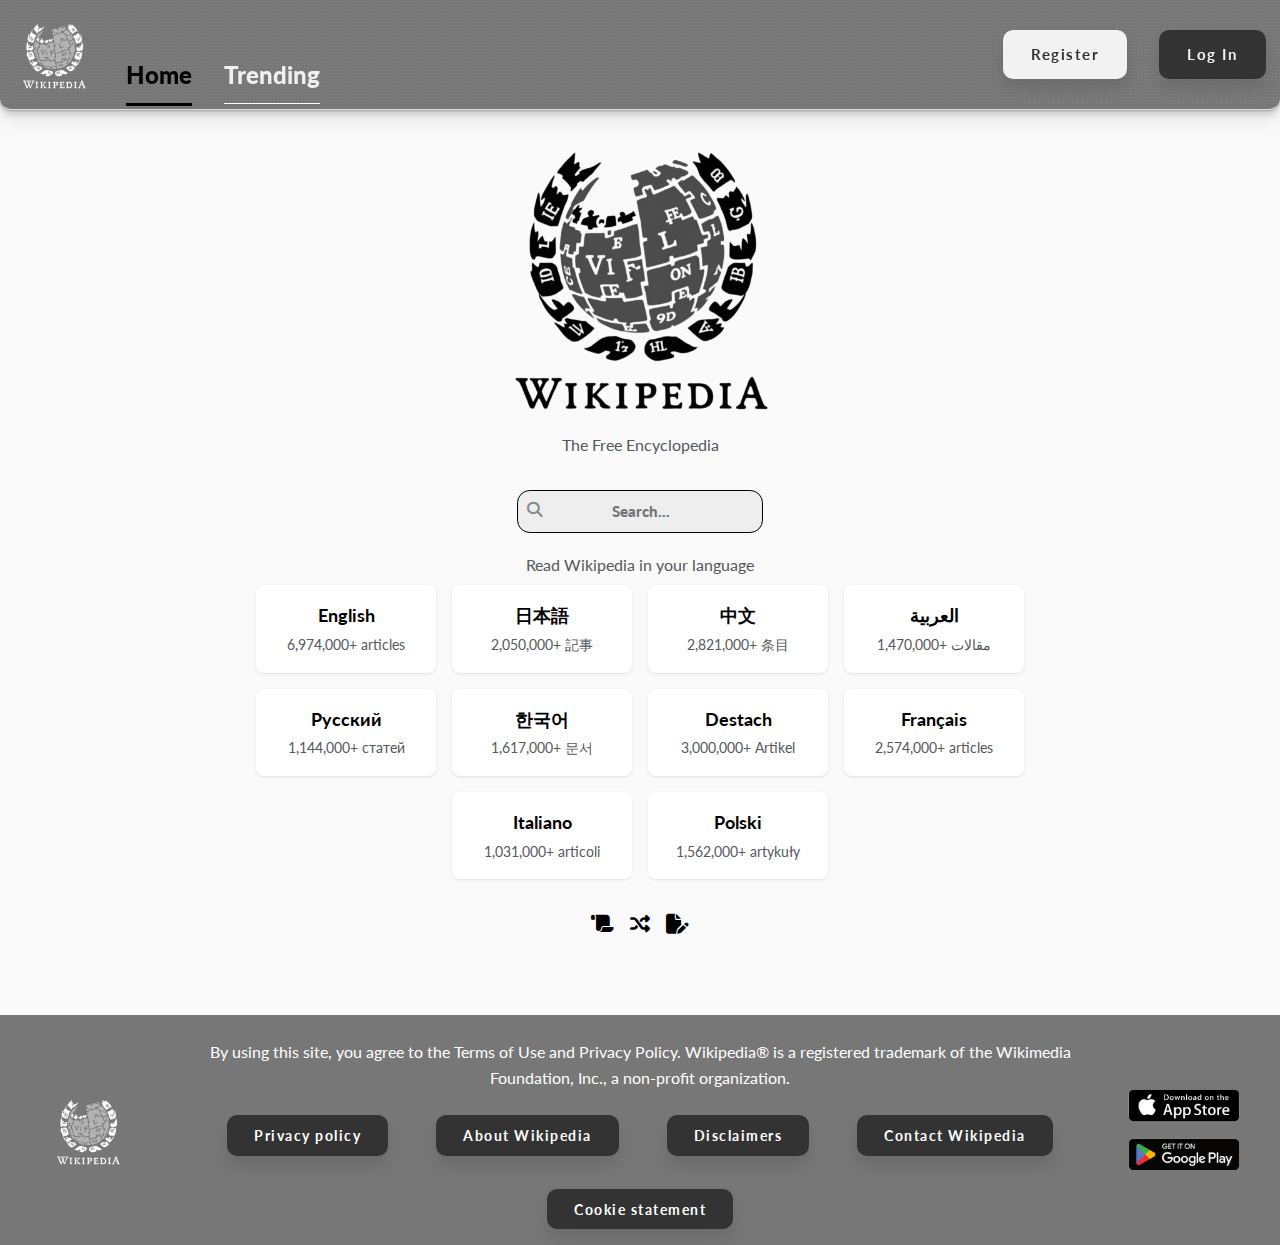
<file: index.html>
<!DOCTYPE html>
<html lang="en">
  <head>
    <meta charset="UTF-8" />
    <meta property="og:title" content="Wikipedia redesign" />
    <meta
      property="og:description"
      content="A Wikipedia-style page made by Azzam Alshaye and Abdulrahman Alnafisi."
    />
    <meta property="og:image" content="./assets/images/logo-transparent.png" />
    <meta
      property="og:url"
      content="https://azzamalshaye.github.io/W2-D5-Project/"
    />
    <title>Home | Wikipedia</title>
    <link rel="stylesheet" href="./assets/css/style.css" />
    <link
      rel="stylesheet"
      href="https://cdnjs.cloudflare.com/ajax/libs/font-awesome/6.4.0/css/all.min.css"
    />
    <link
      rel="shortcut icon"
      href="/assets/images/logo-transparent.png"
      type="image/x-icon"
    />
  </head>
  <body>
    <header class="navbar">
      <div class="left-section">
        <img
          class="nav-logo"
          src="./assets/images/logo-transparent.png"
          alt="Wikipedia-logo"
        />

        <div class="nav-links hero-nav">
          <li>
            <a href="index.html" class="btn-left">Home</a>
          </li>
          <li>
            <a href="trending.html" class="btn-left btn-selected">Trending</a>
          </li>
        </div>
      </div>

      <div class="nav-links right-section">
        <a href="./register.html" class="btn">Register</a>
        <a href="./login.html" class="btn btn-login">Log In</a>
      </div>
    </header>

    <main class="wrapper">
      <div class="container">
        <header class="mainPage-home">
          <img
            class="wiki-logo"
            src="./assets/images/logo-invert.png"
            alt="Wikipedia-logo"
          />
          <div class="tagline">The Free Encyclopedia</div>
          <div class="search-wrapper">
            <i class="fa-solid fa-magnifying-glass"></i>
            <input
              type="search"
              class="search-nav search-main"
              placeholder="Search..."
            />
          </div>
        </header>
        <dev class="dev-footer">
          <p class="read-lang">Read Wikipedia in your language</p>
          <div class="language-container">
            <div class="language-card">
              <div class="language-name">English</div>
              <div class="language-stats">6,974,000+ articles</div>
            </div>
            <div class="language-card">
              <div class="language-name">日本語</div>
              <div class="language-stats">2,050,000+ 記事</div>
            </div>
            <div class="language-card">
              <div class="language-name">中文</div>
              <div class="language-stats">2,821,000+ 条目</div>
            </div>
            <div class="language-card">
              <div class="language-name">العربية</div>
              <div class="language-stats">1,470,000+ مقالات</div>
            </div>
            <div class="language-card">
              <div class="language-name">Русский</div>
              <div class="language-stats">1,144,000+ статей</div>
            </div>
            <div class="language-card">
              <div class="language-name">한국어</div>
              <div class="language-stats">1,617,000+ 문서</div>
            </div>
            <div class="language-card">
              <div class="language-name">Destach</div>
              <div class="language-stats">3,000,000+ Artikel</div>
            </div>
            <div class="language-card">
              <div class="language-name">Français</div>
              <div class="language-stats">2,574,000+ articles</div>
            </div>
            <div class="language-card">
              <div class="language-name">Italiano</div>
              <div class="language-stats">1,031,000+ articoli</div>
            </div>
            <div class="language-card">
              <div class="language-name">Polski</div>
              <div class="language-stats">1,562,000+ artykuły</div>
            </div>
          </div>

          <div class="icon-buttons">
            <button class="icon-button" title="View History">
              <i title="View History" class="fa-solid fa-scroll"></i>
            </button>
            <button class="icon-button" title="Random article">
              <i class="fa-solid fa-shuffle"></i>
            </button>
            <button class="icon-button" title="Quick Edit">
              <i class="fa-solid fa-file-pen"></i>
            </button>
          </div>
        </dev>
      </div>
    </main>

    <footer class="box">
      <div class="left-side">
        <img
          class="footer-logo"
          src="./assets/images/logo-transparent.png"
          alt=""
        />
      </div>

      <div class="middle-side">
        <p class="footer-p">
          By using this site, you agree to the Terms of Use and Privacy Policy.
          Wikipedia® is a registered trademark of the Wikimedia Foundation,
          Inc., a non-profit organization.
        </p>

        <ul class="middle-side-list">
          <li class="footer-li">
            <a class="btn btn-login a-footer" href="">Privacy policy</a>
          </li>
          <li class="footer-li">
            <a class="btn btn-login a-footer" href="">About Wikipedia</a>
          </li>
          <li class="footer-li">
            <a class="btn btn-login a-footer" href="">Disclaimers</a>
          </li>
          <li class="footer-li">
            <a class="btn btn-login a-footer" href="">Contact Wikipedia</a>
          </li>
          <li class="footer-li">
            <a class="btn btn-login a-footer" href="">Cookie statement</a>
          </li>
        </ul>
      </div>

      <div class="right-side">
        <img class="footer-apps-img" src="./assets/images/apple.png" alt="" />
        <img
          class="footer-apps-img"
          src="./assets/images/playstore.png"
          alt=""
        />
      </div>
    </footer>
  </body>
</html>
</file>
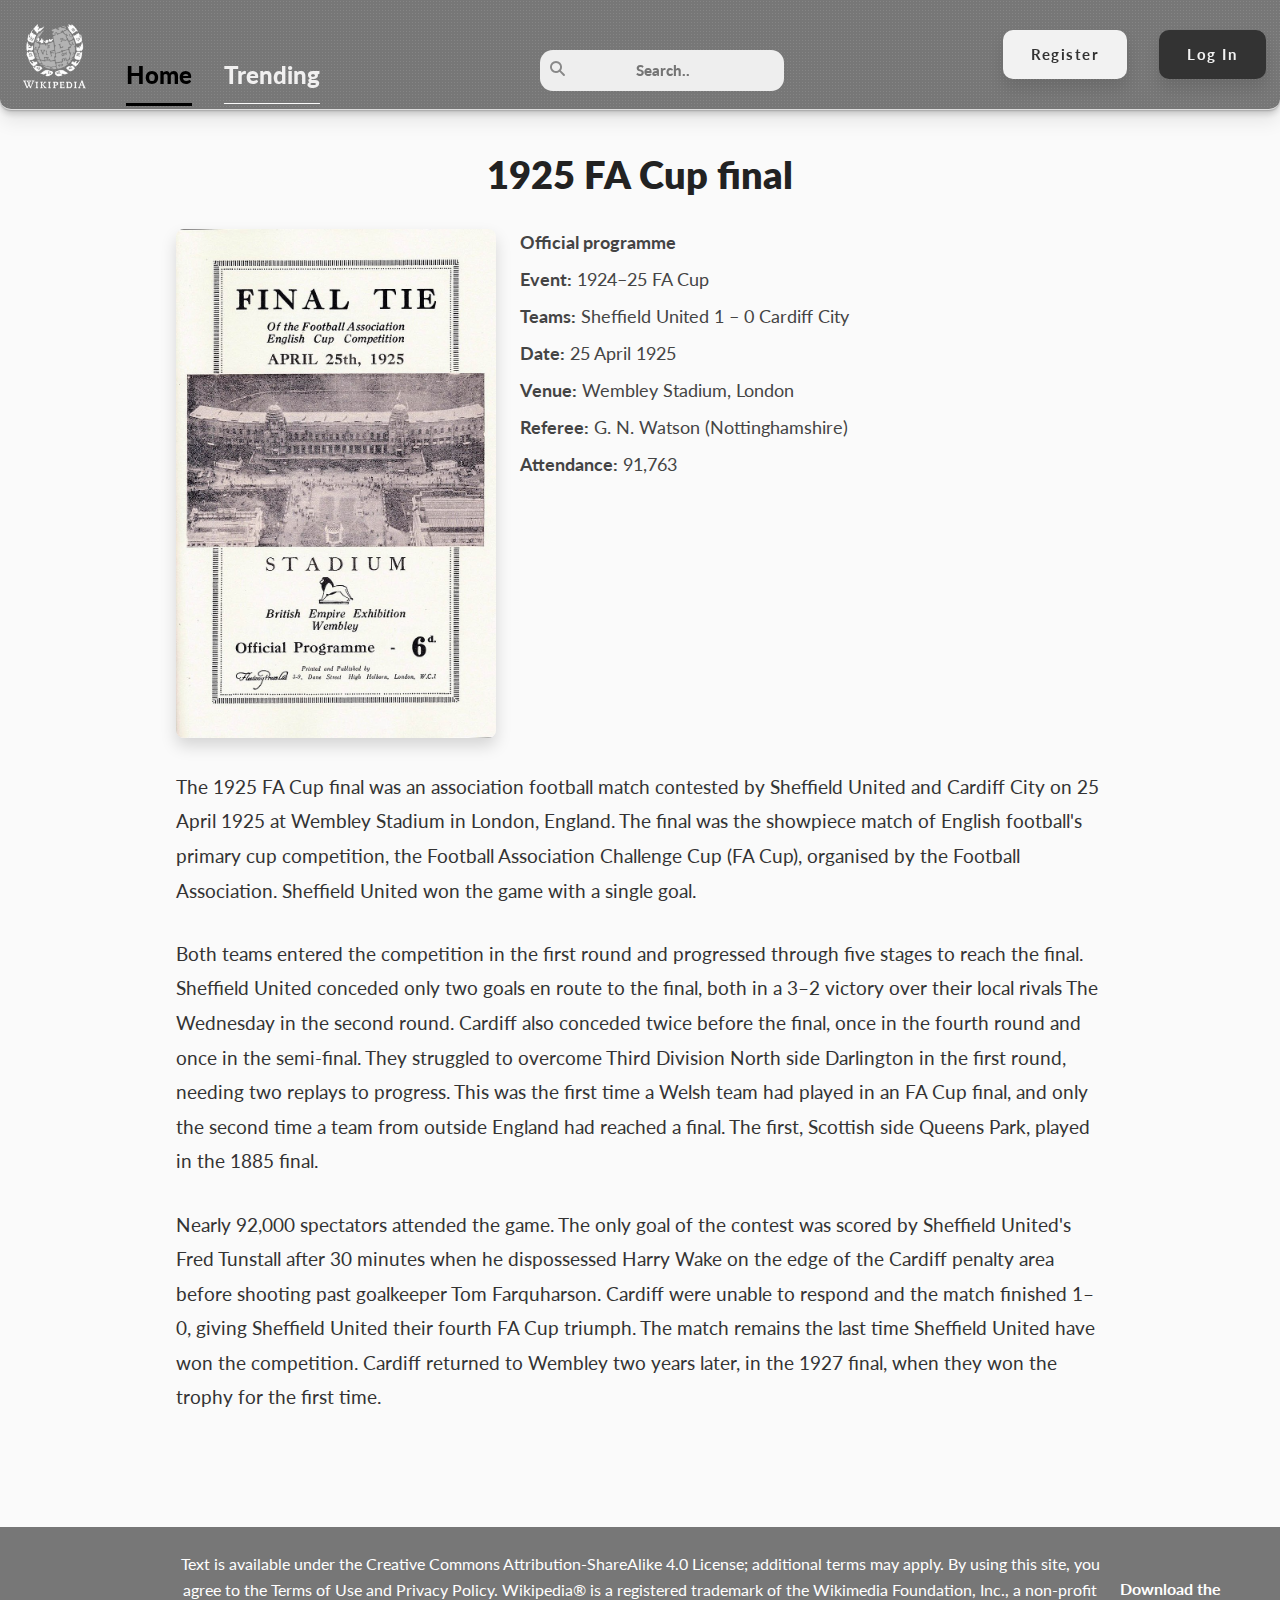
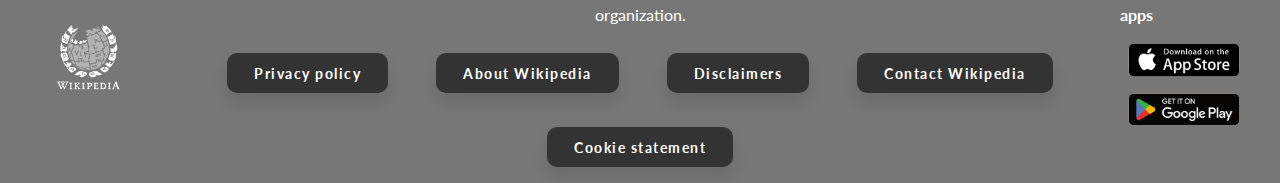
<file: article.html>
<!DOCTYPE html>
<html lang="en">
  <head>
    <meta charset="UTF-8" />
    <meta name="viewport" content="width=device-width, initial-scale=1.0" />
    <title>Home | wiki</title>
    <link rel="stylesheet" href="./assets/css/style.css" />
    <link
      rel="stylesheet"
      href="https://cdnjs.cloudflare.com/ajax/libs/font-awesome/6.4.0/css/all.min.css"
    />
    <link
      rel="shortcut icon"
      href="/assets/images/logo-transparent.png"
      type="image/x-icon"
    />
  </head>
  <body>
    <header class="navbar">
      <div class="left-section">
        <img
          class="nav-logo"
          src="./assets/images/logo-transparent.png"
          alt="Wikipedia-logo"
        />

        <div class="nav-links hero-nav">
          <li>
            <a href="index.html" class="btn-left">Home</a>
          </li>
          <li>
            <a href="trending.html" class="btn-left btn-selected">Trending</a>
          </li>
        </div>
      </div>
      <div class="search-wrapper">
        <i class="fa-solid fa-magnifying-glass"></i>
        <input type="search" class="search-nav" placeholder="Search.." />
      </div>

      <div class="nav-links right-section">
        <a href="" class="btn">Register</a>
        <a href="" class="btn btn-login">Log In</a>
      </div>
    </header>

    <main class="article-wrapper wrapper">
      <section class="article-header">
        <h1 class="article-title">1925 FA Cup final</h1>
        <div class="article-info">
          <img
            src="./assets/images/1925_fa_cup_final_programme.jpg"
            alt="1925 FA Cup Final Official Programme"
            class="article-image"
          />
          <ul class="match-details">
            <li><strong>Official programme</strong></li>
            <li><strong>Event:</strong> 1924–25 FA Cup</li>
            <li><strong>Teams:</strong> Sheffield United 1 – 0 Cardiff City</li>
            <li><strong>Date:</strong> 25 April 1925</li>
            <li><strong>Venue:</strong> Wembley Stadium, London</li>
            <li><strong>Referee:</strong> G. N. Watson (Nottinghamshire)</li>
            <li><strong>Attendance:</strong> 91,763</li>
          </ul>
        </div>
      </section>

      <section class="article-content">
        <p>
          The 1925 FA Cup final was an association football match contested by
          Sheffield United and Cardiff City on 25 April 1925 at Wembley Stadium
          in London, England. The final was the showpiece match of English
          football's primary cup competition, the Football Association Challenge
          Cup (FA Cup), organised by the Football Association. Sheffield United
          won the game with a single goal.
        </p>

        <p>
          Both teams entered the competition in the first round and progressed
          through five stages to reach the final. Sheffield United conceded only
          two goals en route to the final, both in a 3–2 victory over their
          local rivals The Wednesday in the second round. Cardiff also conceded
          twice before the final, once in the fourth round and once in the
          semi-final. They struggled to overcome Third Division North side
          Darlington in the first round, needing two replays to progress. This
          was the first time a Welsh team had played in an FA Cup final, and
          only the second time a team from outside England had reached a final.
          The first, Scottish side Queens Park, played in the 1885 final.
        </p>

        <p>
          Nearly 92,000 spectators attended the game. The only goal of the
          contest was scored by Sheffield United's Fred Tunstall after 30
          minutes when he dispossessed Harry Wake on the edge of the Cardiff
          penalty area before shooting past goalkeeper Tom Farquharson. Cardiff
          were unable to respond and the match finished 1–0, giving Sheffield
          United their fourth FA Cup triumph. The match remains the last time
          Sheffield United have won the competition. Cardiff returned to Wembley
          two years later, in the 1927 final, when they won the trophy for the
          first time.
        </p>
      </section>
    </main>

    <footer class="box">
      <div class="left-side">
        <img
          class="footer-logo"
          src="./assets/images/logo-transparent.png"
          alt=""
        />
      </div>

      <div class="middle-side">
        <p class="footer-p">
          Text is available under the Creative Commons Attribution-ShareAlike
          4.0 License; additional terms may apply. By using this site, you agree
          to the Terms of Use and Privacy Policy. Wikipedia® is a registered
          trademark of the Wikimedia Foundation, Inc., a non-profit
          organization.
        </p>

        <ul class="middle-side-list">
          <li class="footer-li">
            <a class="btn btn-login a-footer" href="">Privacy policy</a>
          </li>
          <li class="footer-li">
            <a class="btn btn-login a-footer" href="">About Wikipedia</a>
          </li>
          <li class="footer-li">
            <a class="btn btn-login a-footer" href="">Disclaimers</a>
          </li>
          <li class="footer-li">
            <a class="btn btn-login a-footer" href="">Contact Wikipedia</a>
          </li>
          <li class="footer-li">
            <a class="btn btn-login a-footer" href="">Cookie statement</a>
          </li>
        </ul>
      </div>

      <div class="right-side">
        <h4 class="apps-h">Download the apps</h4>

        <img class="footer-apps-img" src="./assets/images/apple.png" alt="" />
        <img
          class="footer-apps-img"
          src="./assets/images/playstore.png"
          alt=""
        />
      </div>
    </footer>
  </body>
</html>
</file>
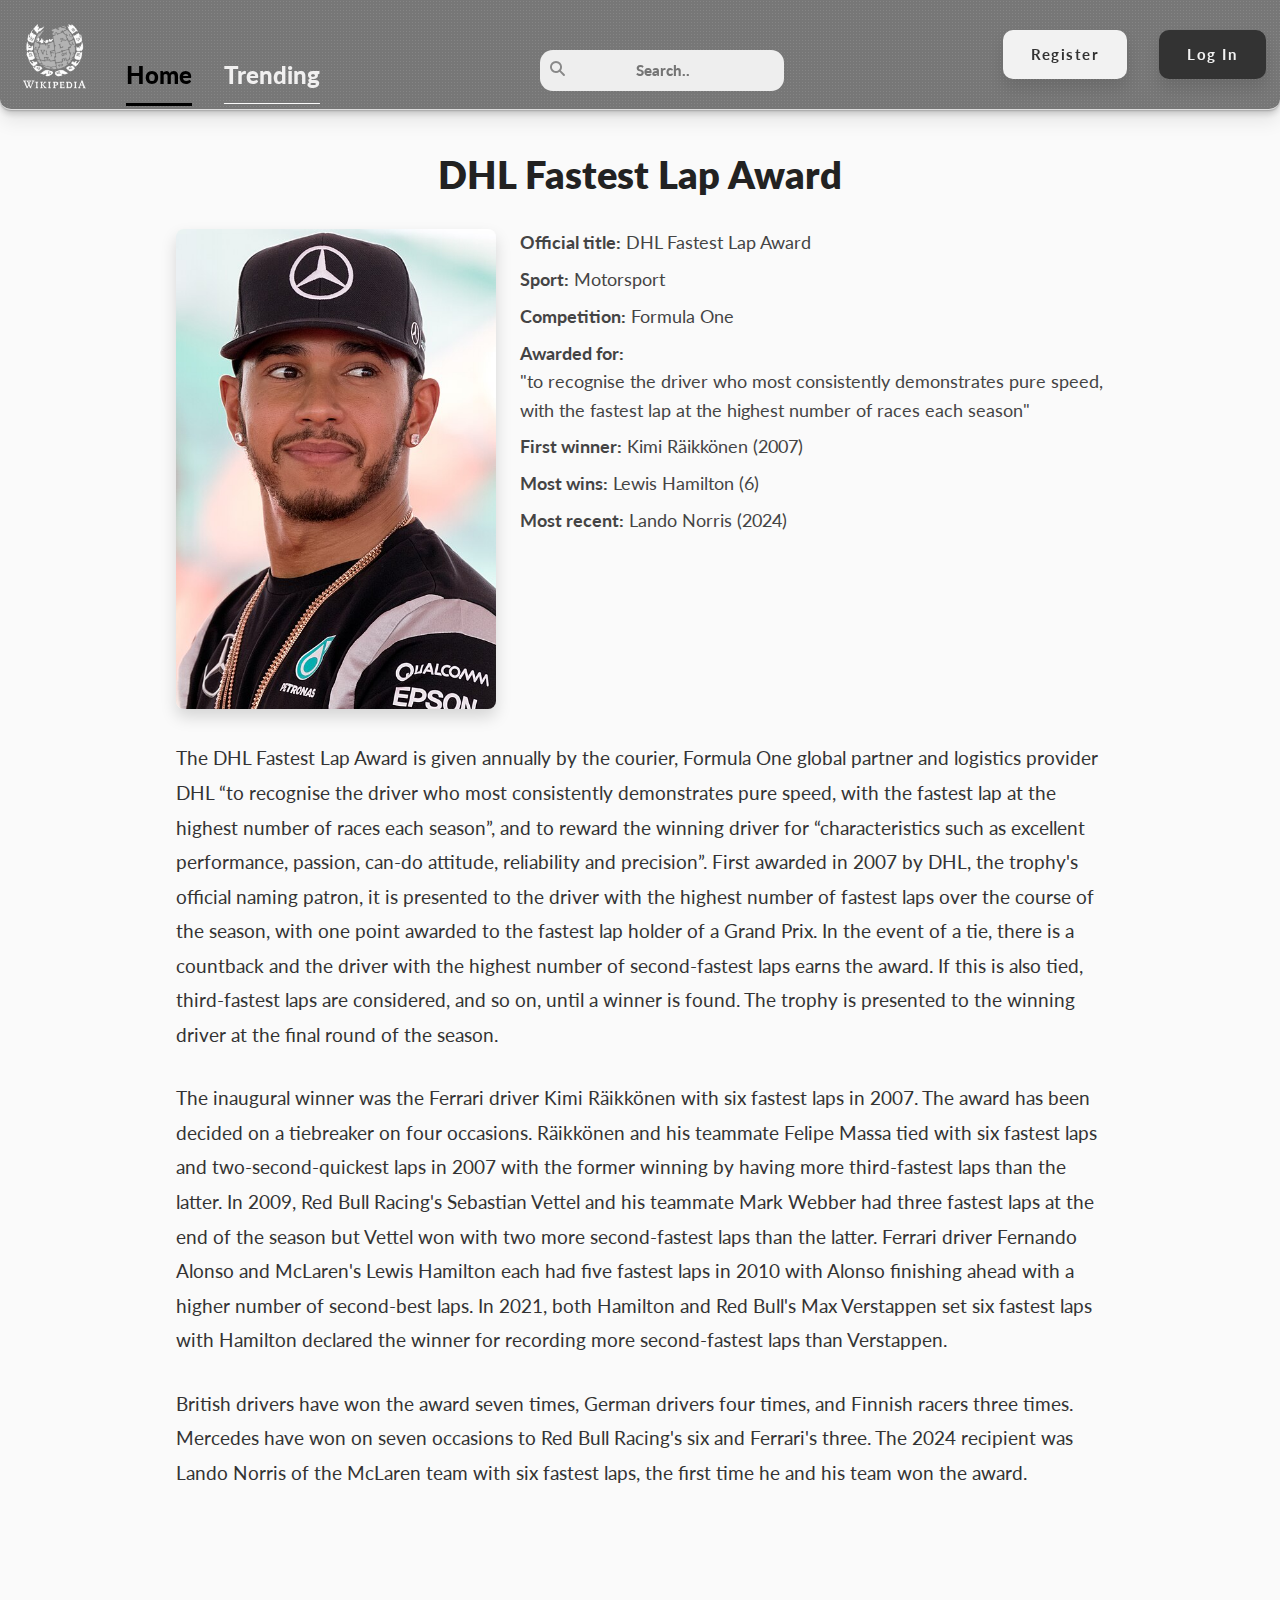
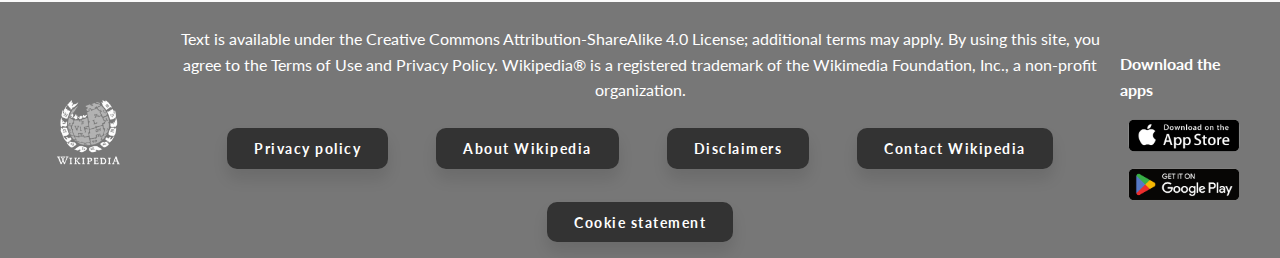
<file: article2.html>
<!DOCTYPE html>
<html lang="en">
  <head>
    <meta charset="UTF-8" />
    <meta name="viewport" content="width=device-width, initial-scale=1.0" />
    <title>Article details | Wikipedia</title>
    <link rel="stylesheet" href="./assets/css/style.css" />

    <link
      rel="stylesheet"
      href="https://cdnjs.cloudflare.com/ajax/libs/font-awesome/6.4.0/css/all.min.css"
    />
    <link
      rel="shortcut icon"
      href="/assets/images/logo-transparent.png"
      type="image/x-icon"
    />
  </head>
  <body>
    <header class="navbar">
      <div class="left-section">
        <img
          class="nav-logo"
          src="./assets/images/logo-transparent.png"
          alt="Wikipedia-logo"
        />

        <div class="nav-links hero-nav">
          <li>
            <a href="index.html" class="btn-left">Home</a>
          </li>
          <li>
            <a href="trending.html" class="btn-left btn-selected">Trending</a>
          </li>
        </div>
      </div>
      <div class="search-wrapper">
        <i class="fa-solid fa-magnifying-glass"></i>
        <input type="search" class="search-nav" placeholder="Search.." />
      </div>

      <div class="nav-links right-section">
        <a href="./register.html" class="btn">Register</a>
        <a href="./login.html" class="btn btn-login">Log In</a>
      </div>
    </header>

    <main class="article-wrapper wrapper">
      <section class="article-header">
        <h1 class="article-title">DHL Fastest Lap Award</h1>
        <div class="article-info">
          <img
            src="./assets/images/Lewis_Hamilton.jpg"
            alt="DHL Fastest Lap Award"
            class="article-image"
          />
          <ul class="match-details">
            <li><strong>Official title:</strong> DHL Fastest Lap Award</li>
            <li><strong>Sport:</strong> Motorsport</li>
            <li><strong>Competition:</strong> Formula One</li>
            <li>
              <strong>Awarded for:</strong><br />
              "to recognise the driver who most consistently demonstrates pure
              speed, with the fastest lap at the highest number of races each
              season"
            </li>
            <li><strong>First winner:</strong> Kimi Räikkönen (2007)</li>
            <li><strong>Most wins:</strong> Lewis Hamilton (6)</li>
            <li><strong>Most recent:</strong> Lando Norris (2024)</li>
          </ul>
        </div>
      </section>

      <section class="article-content">
        <p>
          The DHL Fastest Lap Award is given annually by the courier, Formula
          One global partner and logistics provider DHL “to recognise the driver
          who most consistently demonstrates pure speed, with the fastest lap at
          the highest number of races each season”, and to reward the winning
          driver for “characteristics such as excellent performance, passion,
          can-do attitude, reliability and precision”. First awarded in 2007 by
          DHL, the trophy's official naming patron, it is presented to the
          driver with the highest number of fastest laps over the course of the
          season, with one point awarded to the fastest lap holder of a Grand
          Prix. In the event of a tie, there is a countback and the driver with
          the highest number of second-fastest laps earns the award. If this is
          also tied, third-fastest laps are considered, and so on, until a
          winner is found. The trophy is presented to the winning driver at the
          final round of the season.
        </p>

        <p>
          The inaugural winner was the Ferrari driver Kimi Räikkönen with six
          fastest laps in 2007. The award has been decided on a tiebreaker on
          four occasions. Räikkönen and his teammate Felipe Massa tied with six
          fastest laps and two-second-quickest laps in 2007 with the former
          winning by having more third-fastest laps than the latter. In 2009,
          Red Bull Racing's Sebastian Vettel and his teammate Mark Webber had
          three fastest laps at the end of the season but Vettel won with two
          more second-fastest laps than the latter. Ferrari driver Fernando
          Alonso and McLaren's Lewis Hamilton each had five fastest laps in 2010
          with Alonso finishing ahead with a higher number of second-best laps.
          In 2021, both Hamilton and Red Bull's Max Verstappen set six fastest
          laps with Hamilton declared the winner for recording more
          second-fastest laps than Verstappen.
        </p>

        <p>
          British drivers have won the award seven times, German drivers four
          times, and Finnish racers three times. Mercedes have won on seven
          occasions to Red Bull Racing's six and Ferrari's three. The 2024
          recipient was Lando Norris of the McLaren team with six fastest laps,
          the first time he and his team won the award.
        </p>
      </section>
    </main>

    <footer class="box">
      <div class="left-side">
        <img
          class="footer-logo"
          src="./assets/images/logo-transparent.png"
          alt=""
        />
      </div>

      <div class="middle-side">
        <p class="footer-p">
          Text is available under the Creative Commons Attribution-ShareAlike
          4.0 License; additional terms may apply. By using this site, you agree
          to the Terms of Use and Privacy Policy. Wikipedia® is a registered
          trademark of the Wikimedia Foundation, Inc., a non-profit
          organization.
        </p>

        <ul class="middle-side-list">
          <li class="footer-li">
            <a class="btn btn-login a-footer" href="">Privacy policy</a>
          </li>
          <li class="footer-li">
            <a class="btn btn-login a-footer" href="">About Wikipedia</a>
          </li>
          <li class="footer-li">
            <a class="btn btn-login a-footer" href="">Disclaimers</a>
          </li>
          <li class="footer-li">
            <a class="btn btn-login a-footer" href="">Contact Wikipedia</a>
          </li>
          <li class="footer-li">
            <a class="btn btn-login a-footer" href="">Cookie statement</a>
          </li>
        </ul>
      </div>

      <div class="right-side">
        <h4 class="apps-h">Download the apps</h4>

        <img class="footer-apps-img" src="./assets/images/apple.png" alt="" />
        <img
          class="footer-apps-img"
          src="./assets/images/playstore.png"
          alt=""
        />
      </div>
    </footer>
  </body>
</html>
</file>
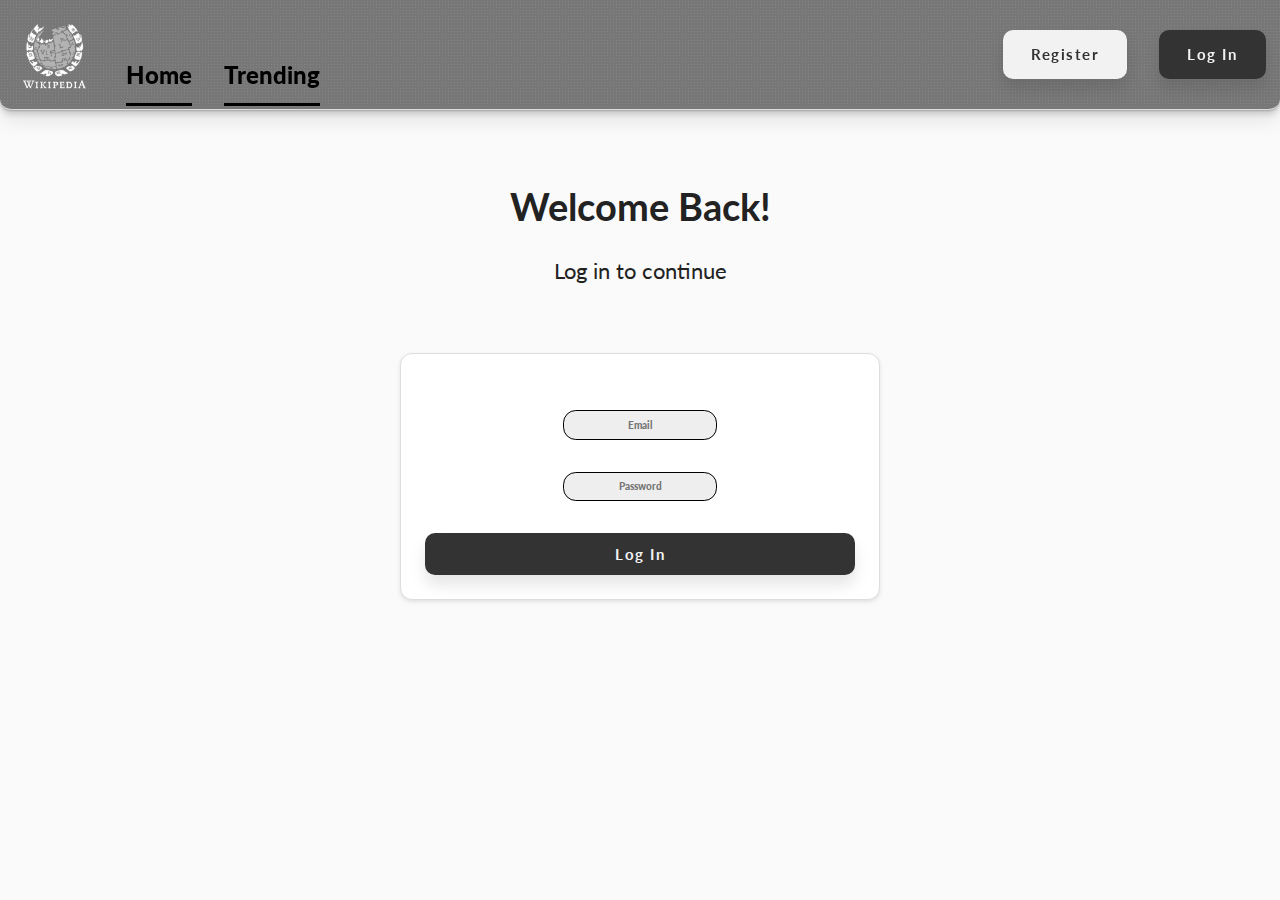
<file: login.html>
<!DOCTYPE html>
<html lang="en">
  <head>
    <meta charset="UTF-8" />
    <meta name="viewport" content="width=device-width, initial-scale=1.0" />
    <link rel="stylesheet" href="./assets/css/style.css" />
    <link
      rel="shortcut icon"
      href="/assets/images/logo-transparent.png"
      type="image/x-icon"
    />
    <title>Log-In | Wikipedia</title>
  </head>
  <body>
    <header class="navbar">
      <div class="left-section">
        <img
          class="nav-logo"
          src="./assets/images/logo-transparent.png"
          alt="Wikipedia-logo"
        />

        <div class="nav-links hero-nav">
          <li>
            <a href="index.html" class="btn-left">Home</a>
          </li>
          <li>
            <a href="trending.html" class="btn-left">Trending</a>
          </li>
        </div>
      </div>

      <div class="nav-links right-section">
        <a href="./register.html" class="btn">Register</a>
        <a href="./login.html" class="btn btn-login">Log In</a>
      </div>
    </header>

    <div class="register-wrapper">
      <div class="register-main">
        <h2>Welcome Back!</h2>
        <p>Log in to continue</p>
      </div>

      <form
        class="register-card wiki-card-login"
        action="success.html#login"
        method="get"
        style="width: 100%; max-width: 30rem"
      >
        <input
          type="email"
          name="email"
          placeholder="Email"
          class="login-field"
        />
        <input
          type="password"
          name="password"
          placeholder="Password"
          class="login-field"
          style="margin-bottom: 2rem"
        />
        <button type="submit" class="btn btn-login full">Log In</button>
      </form>
    </div>
  </body>
</html>
</file>
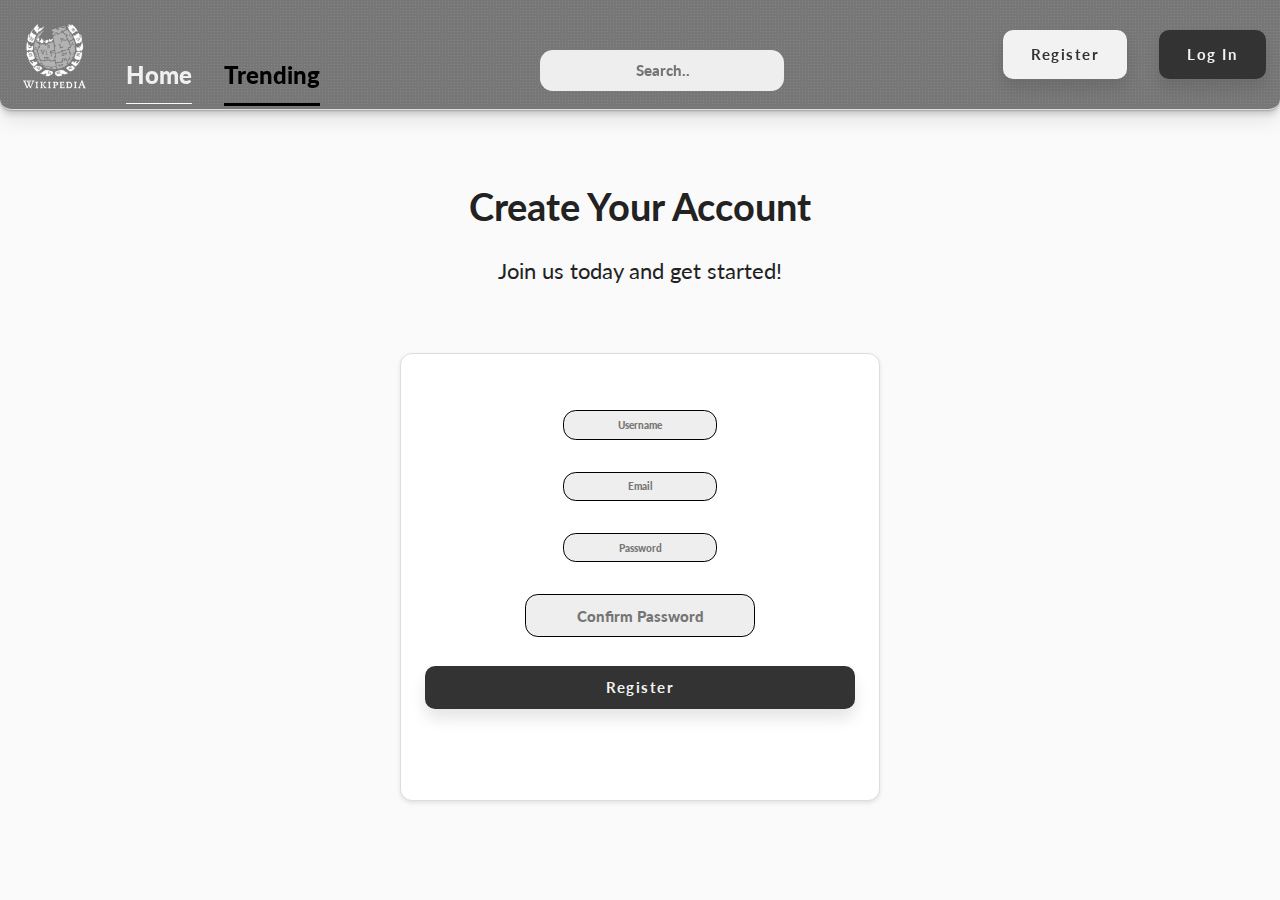
<file: register.html>
<!DOCTYPE html>
<html lang="en">
  <head>
    <meta charset="UTF-8" />
    <meta name="viewport" content="width=device-width, initial-scale=1.0" />
    <title>Register</title>
    <link rel="stylesheet" href="./assets/css/style.css" />
  </head>
  <body>
    <header class="navbar">
      <div class="left-section">
        <img
          class="nav-logo"
          src="./assets/images/logo-transparent.png"
          alt="Wikipedia-logo"
        />

        <div class="nav-links hero-nav">
          <li>
            <a href="index.html" class="btn-left btn-selected">Home</a>
          </li>
          <li>
            <a href="trending.html" class="btn-left">Trending</a>
          </li>
        </div>
      </div>
      <div class="search-wrapper">
        <i class="fa-solid fa-magnifying-glass"></i>
        <input type="search" class="search-nav" placeholder="Search.." />
      </div>

      <div class="nav-links right-section">
        <a href="./register.html" class="btn">Register</a>
        <a href="./login.html" class="btn btn-login">Log In</a>
      </div>
    </header>

    <div class="register-wrapper">
      <div class="register-main">
        <h2>Create Your Account</h2>
        <p>Join us today and get started!</p>
      </div>

      <form
        class="register-card wiki-card"
        action="#"
        method="post"
        style="width: 100%; max-width: 30rem"
      >
        <input
          type="text"
          name="username"
          placeholder="Username"
          class="login-field"
        />
        <input
          type="email"
          name="email"
          placeholder="Email"
          class="login-field"
        />
        <input
          type="password"
          name="password"
          placeholder="Password"
          class="login-field"
        />
        <input
          type="password"
          name="confirm_password"
          placeholder="Confirm Password"
          class="search-nav search-main"
          style="margin-bottom: 1.8rem"
        />
        <button type="submit" class="btn btn-login full">Register</button>
      </form>
    </div>
  </body>
</html>
</file>
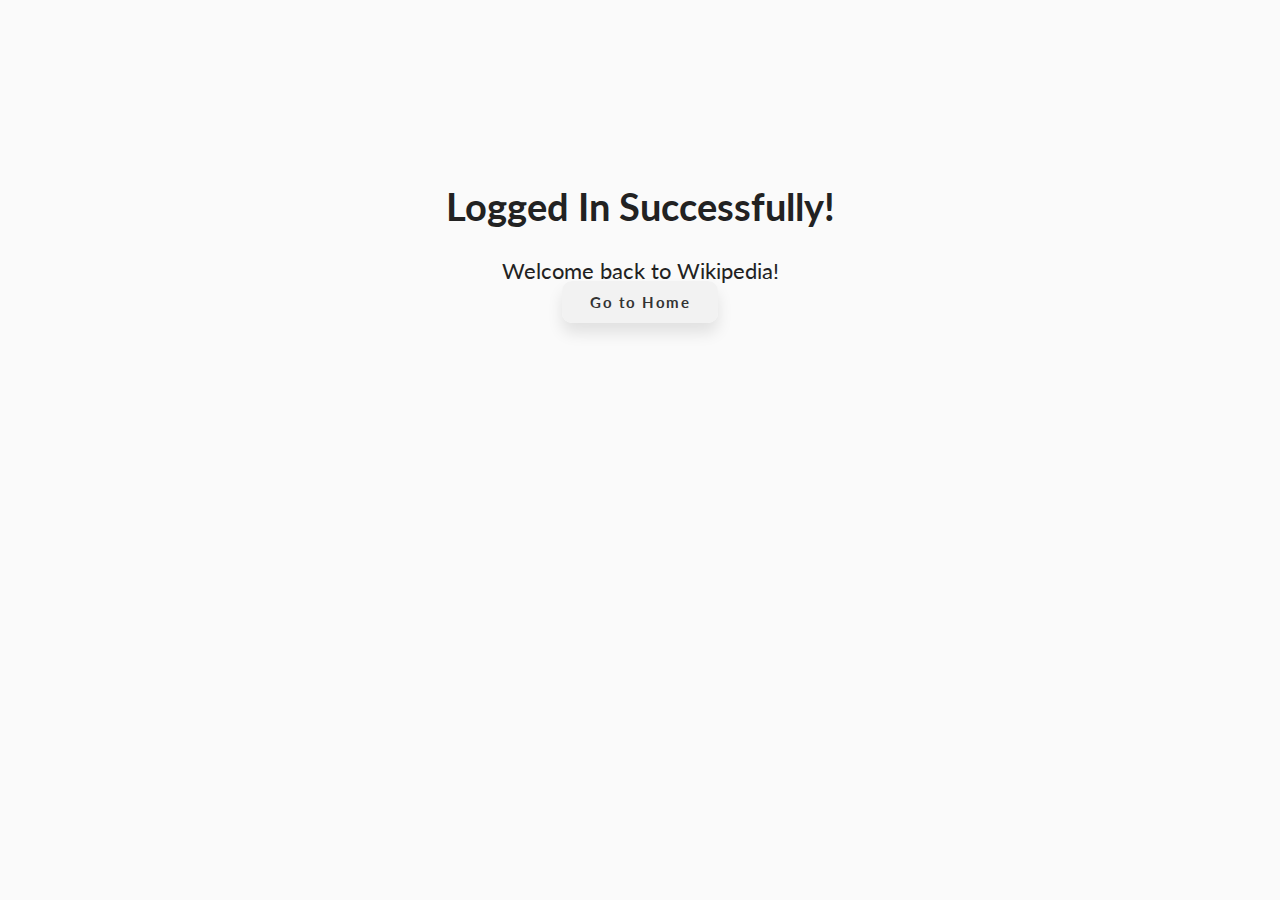
<file: success.html>
<!DOCTYPE html>
<html lang="en">
  <head>
    <meta charset="UTF-8" />
    <meta name="viewport" content="width=device-width, initial-scale=1.0" />
    <title>Success</title>
    <link rel="stylesheet" href="./assets/css/style.css" />
  </head>
  <body>
    <div class="register-wrapper">
      <div class="register-main">
        <h2>Logged In Successfully!</h2>
        <p>Welcome back to Wikipedia!</p>
        <a href="index.html" class="btn">Go to Home</a>
      </div>
    </div>
  </body>
</html>
</file>
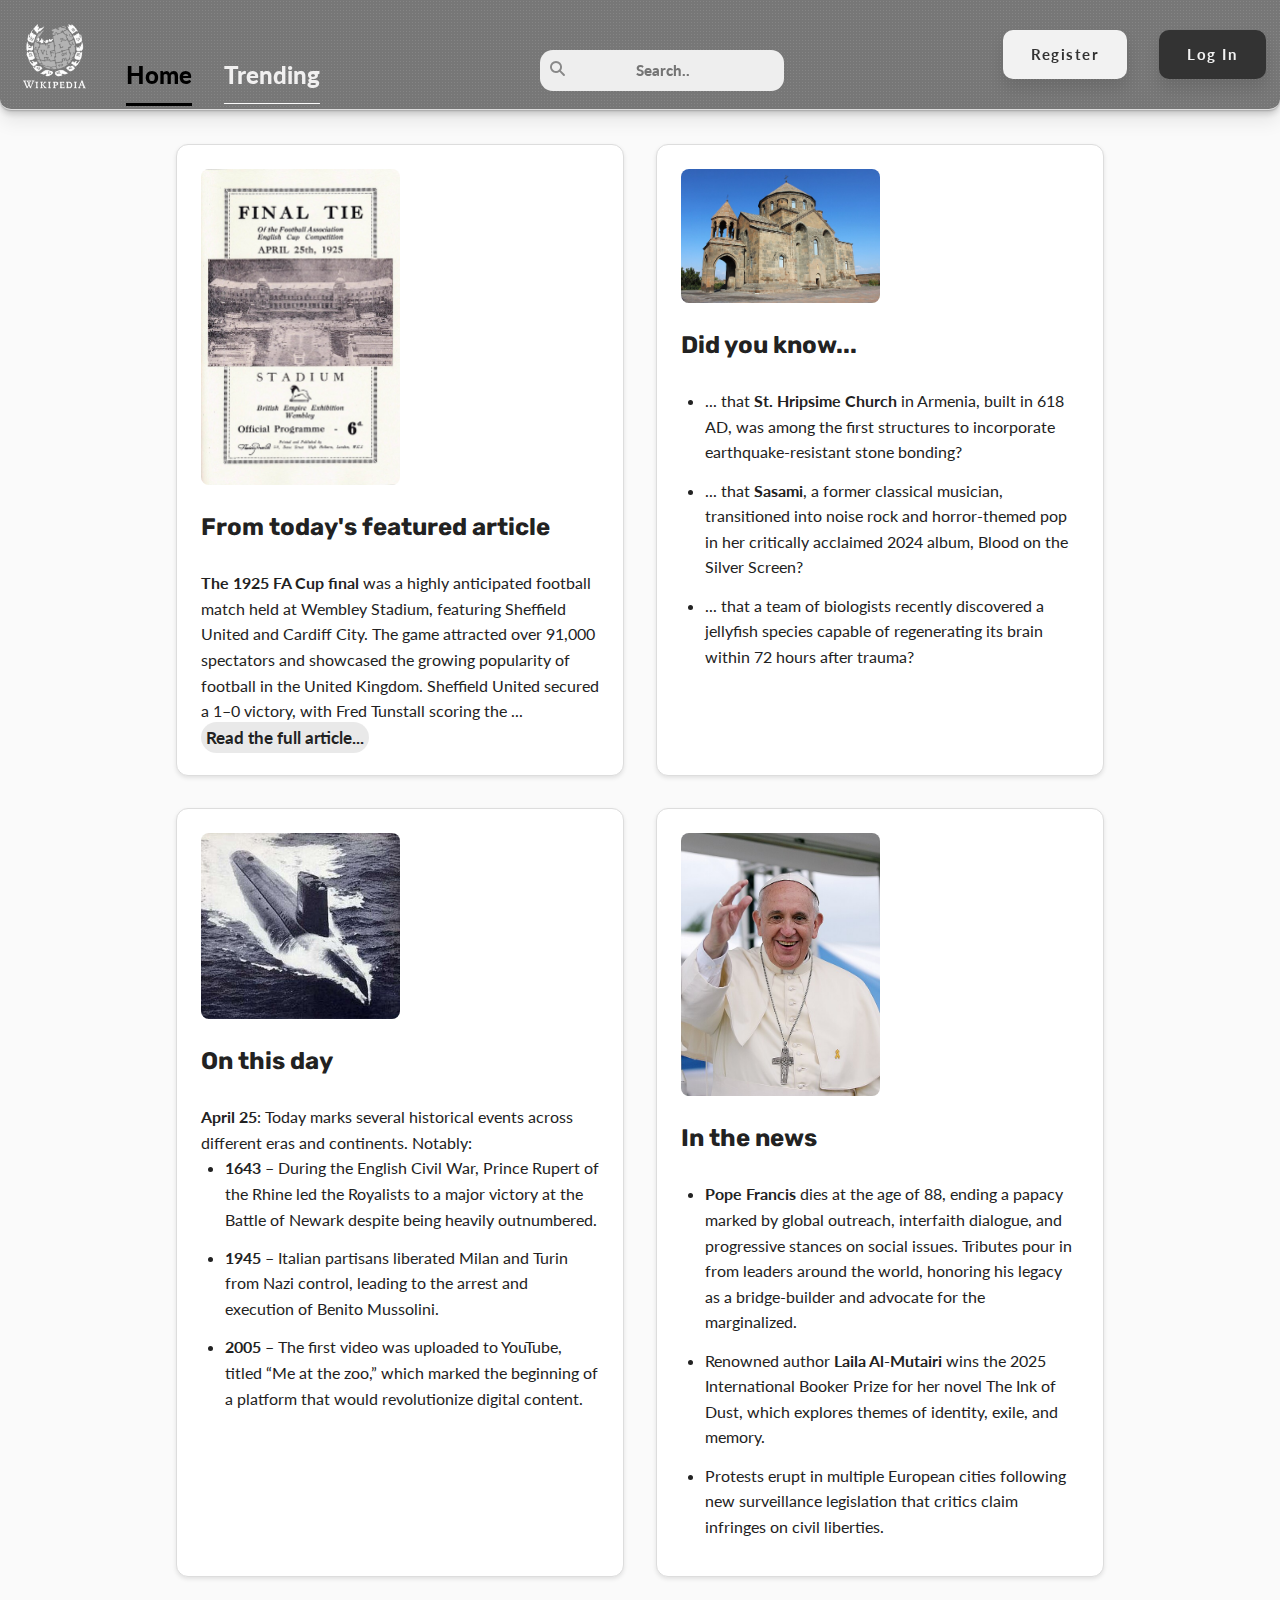
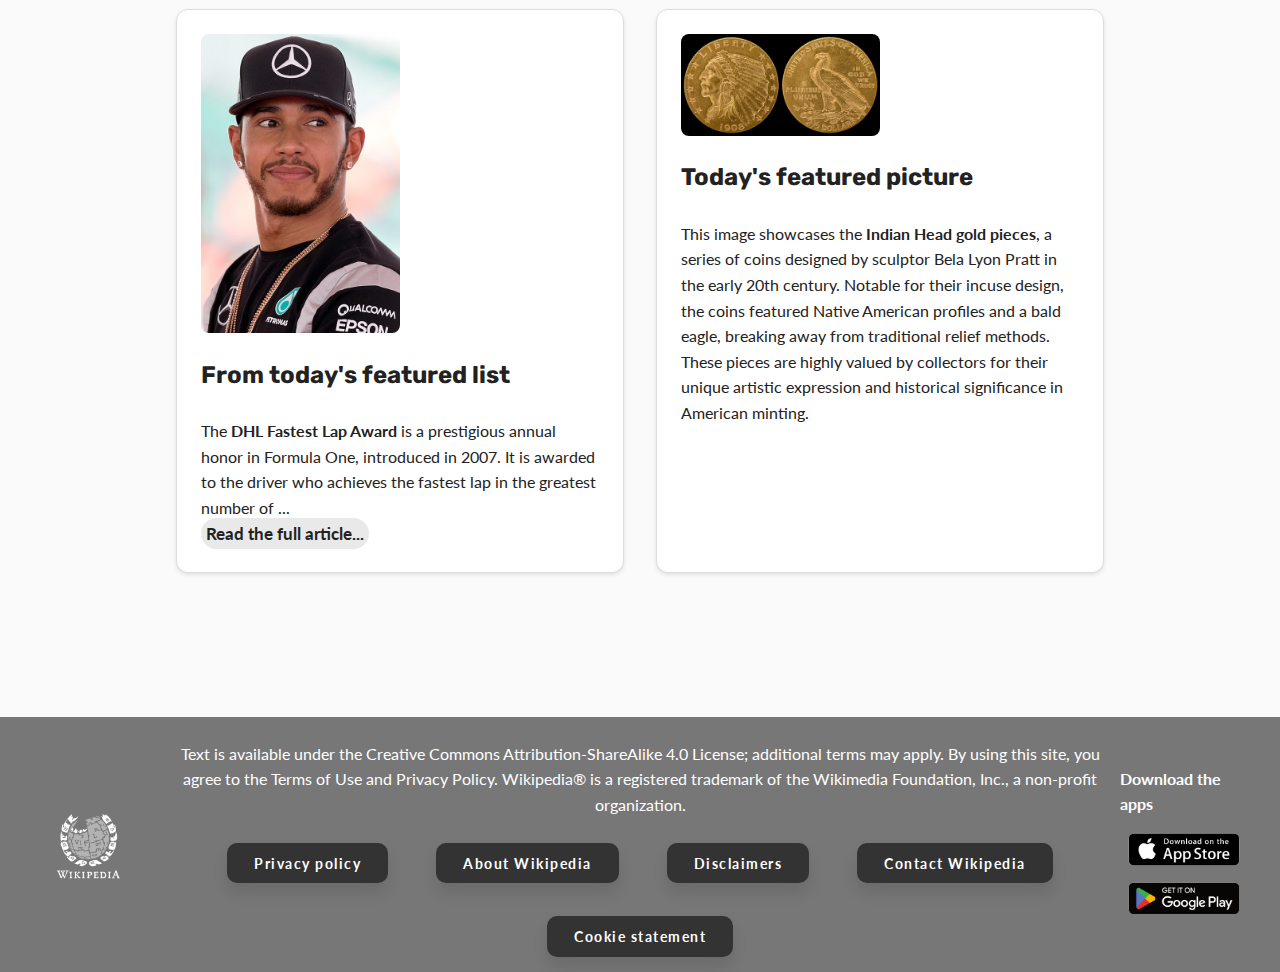
<file: trending.html>
<!DOCTYPE html>
<html lang="en">
  <head>
    <meta charset="UTF-8" />
    <meta name="viewport" content="width=device-width, initial-scale=1.0" />
    <title>Home | wiki</title>
    <link rel="stylesheet" href="./assets/css/style.css" />
    <link
      rel="stylesheet"
      href="https://cdnjs.cloudflare.com/ajax/libs/font-awesome/6.4.0/css/all.min.css"
    />
    <link
      rel="shortcut icon"
      href="/assets/images/logo-transparent.png"
      type="image/x-icon"
    />
  </head>
  <body>
    <header class="navbar">
      <div class="left-section">
        <img
          class="nav-logo"
          src="./assets/images/logo-transparent.png"
          alt="Wikipedia-logo"
        />

        <div class="nav-links hero-nav">
          <li>
            <a href="index.html" class="btn-left">Home</a>
          </li>
          <li>
            <a href="trending.html" class="btn-left btn-selected">Trending</a>
          </li>
        </div>
      </div>
      <div class="search-wrapper">
        <i class="fa-solid fa-magnifying-glass"></i>
        <input type="search" class="search-nav" placeholder="Search.." />
      </div>

      <div class="nav-links right-section">
        <a href="./register.html" class="btn">Register</a>
        <a href="./login.html" class="btn btn-login">Log In</a>
      </div>
    </header>

    <main class="wiki-home wrapper">
      <!-- Row 1 -->
      <section class="card-row">
        <div class="wiki-card">
          <img
            src="./assets/images/1925_fa_cup_final_programme.jpg"
            alt="Featured article"
            class="card-image"
          />
          <h2>From today's featured article</h2>
          <p>
            <strong>The 1925 FA Cup final</strong> was a highly anticipated
            football match held at Wembley Stadium, featuring Sheffield United
            and Cardiff City. The game attracted over 91,000 spectators and
            showcased the growing popularity of football in the United Kingdom.
            Sheffield United secured a 1–0 victory, with Fred Tunstall scoring
            the ...
            <!-- winning goal. The match is often remembered for its intense
            midfield battle and the iconic early use of radio commentary. This
            victory marked a turning point for Northern football clubs, as it
            was seen as a symbol of regional pride and athletic excellence. -->
          </p>
          <a class="article-a" href="./article.html" target="_blank"
            >Read the full article...</a
          >
        </div>

        <div class="wiki-card">
          <img
            src="./assets/images/Hripsime_Church.jpg"
            alt="Did you know"
            class="card-image"
          />
          <h2>Did you know...</h2>
          <ul>
            <li>
              ... that <strong>St. Hripsime Church</strong> in Armenia, built in
              618 AD, was among the first structures to incorporate
              earthquake-resistant stone bonding?
            </li>
            <li>
              ... that <strong>Sasami</strong>, a former classical musician,
              transitioned into noise rock and horror-themed pop in her
              critically acclaimed 2024 album,
              <em>Blood on the Silver Screen</em>?
            </li>
            <li>
              ... that a team of biologists recently discovered a jellyfish
              species capable of regenerating its brain within 72 hours after
              trauma?
            </li>
          </ul>
        </div>
      </section>

      <!-- Row 2 -->
      <section class="card-row">
        <div class="wiki-card">
          <img
            src=".//assets/images/USS_Triton.JPG"
            alt="On this day"
            class="card-image"
          />
          <h2>On this day</h2>
          <p>
            <strong>April 25</strong>: Today marks several historical events
            across different eras and continents. Notably:
          </p>
          <ul>
            <li>
              <strong>1643</strong> – During the English Civil War, Prince
              Rupert of the Rhine led the Royalists to a major victory at the
              Battle of Newark despite being heavily outnumbered.
            </li>
            <li>
              <strong>1945</strong> – Italian partisans liberated Milan and
              Turin from Nazi control, leading to the arrest and execution of
              Benito Mussolini.
            </li>
            <li>
              <strong>2005</strong> – The first video was uploaded to YouTube,
              titled “Me at the zoo,” which marked the beginning of a platform
              that would revolutionize digital content.
            </li>
          </ul>
        </div>

        <div class="wiki-card">
          <img
            src=".//assets/images/Pope_Francis.jpg"
            alt="In the news"
            class="card-image"
          />
          <h2>In the news</h2>
          <ul>
            <li>
              <strong>Pope Francis</strong> dies at the age of 88, ending a
              papacy marked by global outreach, interfaith dialogue, and
              progressive stances on social issues. Tributes pour in from
              leaders around the world, honoring his legacy as a bridge-builder
              and advocate for the marginalized.
            </li>
            <li>
              Renowned author <strong>Laila Al-Mutairi</strong> wins the 2025
              International Booker Prize for her novel <em>The Ink of Dust</em>,
              which explores themes of identity, exile, and memory.
            </li>
            <li>
              Protests erupt in multiple European cities following new
              surveillance legislation that critics claim infringes on civil
              liberties.
            </li>
          </ul>
        </div>
      </section>

      <!-- Row 3 -->
      <section class="card-row">
        <div class="wiki-card">
          <img
            src="./assets/images/Lewis_Hamilton.jpg"
            alt="Featured list"
            class="card-image"
          />
          <h2>From today's featured list</h2>
          <p>
            The <strong>DHL Fastest Lap Award</strong> is a prestigious annual
            honor in Formula One, introduced in 2007. It is awarded to the
            driver who achieves the fastest lap in the greatest number of ...
            <!-- races
            throughout a season. The award emphasizes not only technical
            excellence but also strategic performance under varying race
            conditions. Lewis Hamilton has won the award multiple times,
            demonstrating his consistent dominance and speed across diverse
            circuits. -->
          </p>
          <a class="article-a" href="./article2.html" target="_blank"
            >Read the full article...</a
          >
        </div>

        <div class="wiki-card">
          <img
            src=".//assets/images/gold-coin.jpg"
            alt="Featured picture"
            class="card-image"
          />
          <h2>Today's featured picture</h2>
          <p>
            This image showcases the <strong>Indian Head gold pieces</strong>, a
            series of coins designed by sculptor Bela Lyon Pratt in the early
            20th century. Notable for their incuse design, the coins featured
            Native American profiles and a bald eagle, breaking away from
            traditional relief methods. These pieces are highly valued by
            collectors for their unique artistic expression and historical
            significance in American minting.
          </p>
        </div>
      </section>
    </main>

    <footer class="box">
      <div class="left-side">
        <img
          class="footer-logo"
          src="./assets/images/logo-transparent.png"
          alt=""
        />
      </div>

      <div class="middle-side">
        <p class="footer-p">
          Text is available under the Creative Commons Attribution-ShareAlike
          4.0 License; additional terms may apply. By using this site, you agree
          to the Terms of Use and Privacy Policy. Wikipedia® is a registered
          trademark of the Wikimedia Foundation, Inc., a non-profit
          organization.
        </p>

        <ul class="middle-side-list">
          <li class="footer-li">
            <a class="btn btn-login a-footer" href="">Privacy policy</a>
          </li>
          <li class="footer-li">
            <a class="btn btn-login a-footer" href="">About Wikipedia</a>
          </li>
          <li class="footer-li">
            <a class="btn btn-login a-footer" href="">Disclaimers</a>
          </li>
          <li class="footer-li">
            <a class="btn btn-login a-footer" href="">Contact Wikipedia</a>
          </li>
          <li class="footer-li">
            <a class="btn btn-login a-footer" href="">Cookie statement</a>
          </li>
        </ul>
      </div>

      <div class="right-side">
        <h4 class="apps-h">Download the apps</h4>

        <img class="footer-apps-img" src="./assets/images/apple.png" alt="" />
        <img
          class="footer-apps-img"
          src="./assets/images/playstore.png"
          alt=""
        />
      </div>
    </footer>
  </body>
</html>
</file>
<file: assets/css/style.css>
/* html styling */
@import url("https://fonts.googleapis.com/css2?family=Lato:ital,wght@0,100;0,300;0,400;0,700;0,900;1,100;1,300;1,400;1,700;1,900&family=Rubik:ital,wght@0,300..900;1,300..900&display=swap");
* {
  box-sizing: border-box;
  margin: 0;
  padding: 0;
  font-family: "Lato", sans-serif;
  font-style: normal;
}

body {
  margin-top: 7rem;
  font-family: system-ui, sans-serif;
  line-height: 1.6;
  background: #fafafa;
  color: #222;
}

a {
  text-decoration: none;
  color: inherit;
}

/* html styling */

.navbar {
  display: flex;
  justify-content: space-between;
  align-items: center;
  padding: 0.9em;

  background: #777;
  background-image: radial-gradient(
    rgba(255, 255, 255, 0.1) 0.0625rem,
    transparent 0.0625rem
  );
  background-size: 0.1875rem 0.1875rem;

  box-shadow: 0 1px 2px rgba(0, 0, 0, 0.2), 0 4px 6px rgba(0, 0, 0, 0.15),
    0 12px 18px rgba(0, 0, 0, 0.08);

  border-bottom: 0.05rem solid #ddd;
  border-bottom-right-radius: 0.7rem;
  border-bottom-left-radius: 0.7rem;

  position: fixed;
  top: 0;
  left: 0;
  right: 0;
  z-index: 1000;
}

.left-section {
  display: flex;
  align-items: center;
}

.nav-logo {
  width: 5rem;
  height: 5rem;
  margin-right: 2rem;
}

.hero-nav {
  display: flex;
  gap: 2rem;
  margin-top: auto;
}

.nav-links {
  display: flex;
  gap: 2rem;
  font-size: 1.2rem;
  align-items: center;
  list-style: none;
}

.right-section {
  display: flex;
  gap: 2rem;
}

/* searchBar css */
.search-nav {
  float: right;
  display: flex;
  color: #333;
  background-color: #eee;
  text-align: center;
  padding: 0.75em 0.875em;
  border-radius: 0.8rem;
  text-decoration: none;
  /* font-size: 1.0625rem; */
  font-size: 0.96rem;
  margin-top: 2rem;
  font-weight: 900;
  border: none;
}

.search-nav:hover {
  background-color: #ffffff;
  color: black;
}
.search-wrapper {
  position: relative;
  display: inline-block;
}

.search-wrapper i {
  position: absolute;
  left: 10px;
  top: 70%;
  transform: translateY(-50%);
  color: #888;
  font-size: 0.96rem;
}

.search-wrapper input {
  padding-left: 30px; /* Adjust to make space for the icon */
}

/* .search-nav input[type="text"] {
  padding: 0.6em;
  border: none;
  margin-top: 2.1rem;
  border-radius: 0.3rem;
  font-size: 1.0625rem;
  background-color: #c2c1c1;
} */

.search-main {
  border: #000000 1.5px solid;
}
/* searchBar css */

/* End Navbar */

/* Buttons */
.btn {
  padding: 0.8125em 1.875em;
  border-radius: 0.625rem;
  border: 0;
  background-color: hsl(0, 0%, 95%);
  letter-spacing: 0.09375rem;
  /* font-size: 0.9375rem; */
  font-size: 0.9375rem;
  font-family: "Lato", sans-serif;
  font-weight: 700;
  font-style: normal;
  transition: all 0.3s ease;
  box-shadow: 0px 10px 15px rgba(0, 0, 0, 0.1);
  color: hsl(0, 0%, 20%);
  cursor: pointer;
}

.btn:hover {
  box-shadow: 0px 7px 10px rgba(0, 0, 0, 0.2);
}

.btn:active {
  background-color: hsl(0, 0%, 90%);
  box-shadow: 0px 4px 6px rgba(0, 0, 0, 0.3);
  transform: translateY(0.0125rem);
  transition: 200ms;
}

.btn-login {
  background-color: hsl(0, 0%, 20%);
  color: hsl(0, 0%, 95%);
  cursor: pointer;
}

.btn-login:hover {
  box-shadow: 0px 7px 10px rgba(255, 255, 255, 0.2);
}

.btn-login:active {
  background-color: hsl(0, 0%, 30%);
  box-shadow: 0px 4px 6px rgba(255, 255, 255, 0.3);
  transform: translateY(0.0125rem);
  transition: 200ms;
}

.btn.full {
  width: 100%;
  text-align: center;
}

.btn-left {
  color: #000000;
  border-bottom: #000000 solid 0.2rem;
  padding-bottom: 0.6em;
  font-weight: 900;
  font-size: 1.5rem;
}

.btn-selected {
  color: #f1f0f0;
  border-bottom: #fafafa solid 0.1rem;
}

.btn-left:hover {
  box-shadow: 0px 7px 10px rgba(0, 0, 0, 0.1);
}

.btn-left:active {
  background-color: hsl(0, 0%, 90%);
  box-shadow: 0px 4px 6px rgba(0, 0, 0, 0.3);
  transform: translateY(0.3125rem);
  transition: 200ms;
}

/* Stop here */

/* Wrapper */
.wrapper {
  max-width: 60rem;
  margin: 0 auto;
  margin-bottom: 5rem;
}

/* Hero */
.hero {
  text-align: center;
  padding: 6em 0;
}
.hero h2 {
  font-size: 2.4rem;
  margin-bottom: 1rem;
}
.hero p {
  font-size: 1.4rem;
  margin-bottom: 2rem;
}

.container {
  max-width: 75rem;
  margin: 0 auto;
}

.mainPage-home {
  display: flex;
  flex-direction: column;
  align-items: center;
  margin-bottom: 1.2rem;
}

.wiki-logo {
  width: 20rem;
  height: 20rem;
}

.tagline {
  font-size: 1rem;
  color: #54595d;
}

.language-container {
  display: flex;
  flex-wrap: wrap;
  justify-content: center;
  gap: 1rem;
  margin-bottom: 2rem;
}

.language-card {
  background-color: white;
  border-radius: 0.5rem;
  box-shadow: 0 1px 3px rgba(0, 0, 0, 0.1);
  padding: 1em;
  width: 11.25rem;
  transition: transform 0.2s, box-shadow 0.2s;
}

.language-card:hover {
  transform: translateY(-0.125rem);
  box-shadow: 0 4px 8px rgba(0, 0, 0, 0.1);
}

.language-name {
  font-weight: bold;
  font-size: 1.125rem;
  margin-bottom: 0.25rem;
  color: #000000;
}

.language-stats {
  font-size: 0.875rem;
  color: #54595d;
}

.dev-footer {
  text-align: center;
  margin-top: 0.9375rem;
  padding-top: 1.5rem;
  border-top: 1px solid #eaecf0;
  color: #54595d;
}

.read-lang {
  margin-bottom: 0.5rem;
}

.icon-buttons {
  display: flex;
  justify-content: center;
  gap: 1rem;
  margin-bottom: 1rem;
}

.icon-button {
  background: none;
  border: none;
  color: #000000;
  font-size: 1.25rem;
  cursor: pointer;
}

/* trending page css */
.wiki-home {
  padding: 2em 1em;
}

.card-row {
  display: flex;
  flex-wrap: wrap;
  justify-content: center;
  gap: 2rem;
  margin-bottom: 2rem;
}

.wiki-card {
  flex: 1 1 28rem;
  background-color: #ffffff;
  padding: 1.5em;
  border-radius: 0.75rem;
  box-shadow: 0 0.125rem 0.25rem rgba(0, 0, 0, 0.1);
  border: 0.05rem solid #ddd;
  max-width: 36rem;
}

.wiki-card h2 {
  font-size: 1.5rem;
  margin-bottom: 1em;
  font-family: "Rubik", sans-serif;
}

.wiki-card ul {
  padding-left: 1.5em;
  list-style-type: disc;
}

.wiki-card li {
  margin-bottom: 0.8em;
  font-size: 1rem;
}

.card-image {
  width: 50%;
  height: auto;
  border-radius: 0.5rem;
  margin-bottom: 1rem;
  object-fit: cover;
}
.article-a {
  font-size: 1.0625rem;
  background-color: #00000016;
  border-radius: 1.6rem;
  padding: 0.3em;
  font-weight: 700;
}
/* article page */
.article-wrapper {
  padding: 2em 1em;
  display: flex;
  flex-direction: column;
  gap: 2em;
}

.article-header {
  display: flex;
  flex-direction: column;
  gap: 1.5em;
}

.article-title {
  font-size: 2.4rem;
  font-weight: 800;
  color: #222;
  text-align: center;
}

.article-info {
  display: flex;
  justify-content: space-between;
  flex-wrap: wrap;
  gap: 1.5em;
  align-items: flex-start;
}

.article-image {
  max-width: 20rem;
  border-radius: 0.5rem;
  box-shadow: 0px 8px 16px rgba(0, 0, 0, 0.15);
}

.match-details {
  flex: 1;
  list-style: none;
  font-size: 1.1rem;
  color: #444;
  display: flex;
  flex-direction: column;
  gap: 0.5em;
}

.article-content {
  font-size: 1.2rem;
  line-height: 1.8;
  color: #333;
  max-width: 60rem;
  margin: 0 auto;
  display: flex;
  flex-direction: column;
  gap: 1.5em;
}
/* Register/login Hero */
.register-wrapper {
  width: 100%;
  display: flex;
  flex-direction: column;
  align-items: center;
  justify-content: center;
  margin-top: 2rem;
  text-align: center;
}

.register-card {
  display: flex;
  flex-direction: column;
  align-items: center;
}

/* Register Hero */
.register-main {
  text-align: center;
  padding: 4em 0;
}

.register-main h2 {
  font-size: 2.4rem;
  margin-bottom: 1rem;
}
.register-main p {
  font-size: 1.4rem;
}
.login-field {
  float: right;
  display: flex;
  color: #333;
  background-color: #eee;
  text-align: center;
  padding: 0.75em 0.875em;
  border-radius: 0.8rem;
  text-decoration: none;
  /* font-size: 1.0625rem; */
  font-size: 0.8vw;
  margin-top: 2rem;
  font-weight: 900;
  border: none;
  border: #000000 1px solid;
}

.login-field:hover {
  background-color: #ffffff;
  color: black;
}
.wiki-card-login {
  background-color: #ffffff;
  padding: 1.5em;
  border-radius: 0.75rem;
  box-shadow: 0 0.125rem 0.25rem rgba(0, 0, 0, 0.1);
  border: 0.05rem solid #ddd;
  max-width: 36rem;
}
/* Register/login Hero */

/* footer start */
/* footer start */
.footer-logo {
  width: 5em;
  height: 5em;
  margin: 0 1em;
}

.box {
  display: flex;
  background-color: #777;
  justify-content: space-between;
  align-items: center;
  padding: 1em 2em;
  flex-wrap: wrap; /* in case it becomes too narrow */
}

.footer-apps-img {
  width: 8em;
  height: auto;
  border-radius: 1em;
  padding: 0.5em;
}

.left-side {
  display: flex;
  align-items: center;
  flex: 0;
  min-width: 8em;
}

.middle-side {
  display: flex;
  flex-direction: column;
  align-items: center;
  flex: 2;
}

.middle-side-list {
  list-style-type: none;
  display: flex;
  justify-content: center;
  gap: 2em;
  padding: 0;
  margin: 1em 0 0 0;
  flex-wrap: wrap;
}

.footer-li {
  padding: 0.5em;
}

.a-footer {
  font-size: 0.9em;
  color: white;
  text-decoration: none;
}

.right-side {
  display: flex;
  flex-direction: column;
  align-items: center;
  flex: 0;
  /* margin-left: 2rem; */
}

.footer-p {
  font-size: 1em;
  padding: 0.5em;
  color: white;
  text-align: center;
}

.apps-h {
  color: white;
  margin-bottom: 0.5em;
}
/* footer end */

/* footer end */
</file>
